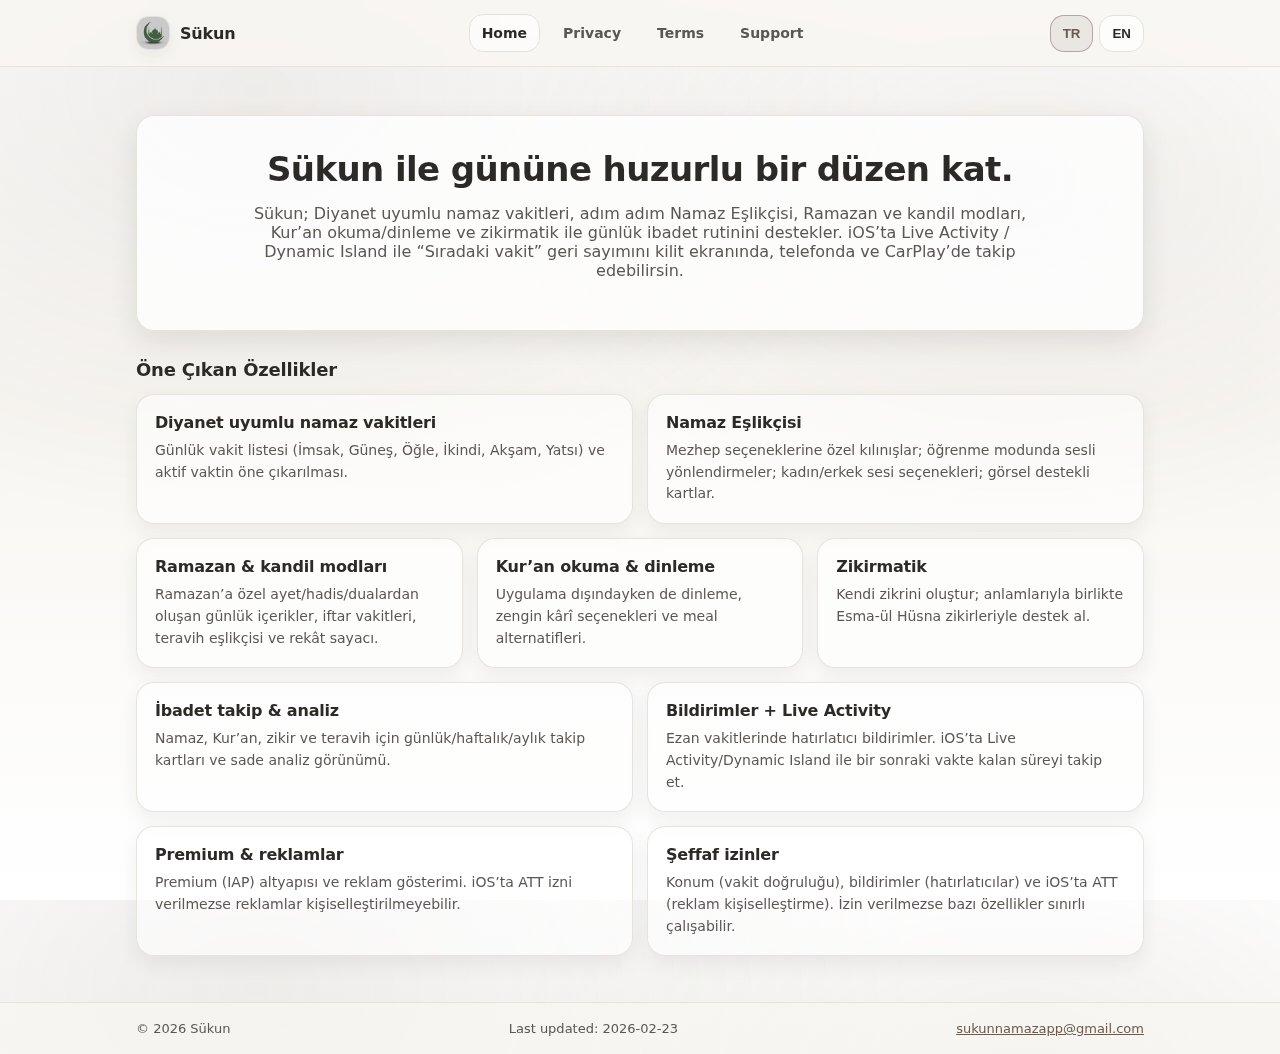
<file: index.html>
<!doctype html>
<html lang="tr" data-lang="tr">
<head>
  <meta charset="utf-8" />
  <meta name="viewport" content="width=device-width, initial-scale=1" />
  <title>Sükun — Namaz odaklı yardımcı</title>
  <meta name="description" content="Sükun; Diyanet uyumlu namaz vakitleri, adım adım Namaz Eşlikçisi, Ramazan/Kandil modları, Kur’an okuma-dinleme, zikirmatik, takip ve iOS Live Activity ile günlük ibadet rutinini destekleyen sakin bir uygulamadır." />
  <meta property="og:title" content="Sükun" />
  <meta property="og:description" content="Namaz odaklı yardımcı uygulama." />
  <meta property="og:type" content="website" />
  <meta property="og:url" content="https://YOUR_GITHUB_PAGES_URL/index.html" />
  <link rel="stylesheet" href="assets/styles.css" />
</head>
<body>
  <header class="navbar">
    <div class="container">
      <div class="navbar-inner">
        <a class="brand" href="index.html">
          <img class="brand-logo" src="assets/logo.png" alt="Sükun logo" width="34" height="34" />
          <span class="brand-title">Sükun</span>
        </a>
        <nav class="navlinks" aria-label="Primary">
          <a href="index.html">Home</a>
          <a href="privacy.html">Privacy</a>
          <a href="terms.html">Terms</a>
          <a href="support.html">Support</a>
        </nav>
        <div class="lang" aria-label="Language">
          <button type="button" data-lang-btn="tr" aria-pressed="true">TR</button>
          <button type="button" data-lang-btn="en" aria-pressed="false">EN</button>
        </div>
      </div>
    </div>
  </header>

  <main>
    <div class="container">
      <section class="hero">
        <div class="lang-block" data-lang="tr">
          <h1>Sükun ile gününe huzurlu bir düzen kat.</h1>
          <p>
            Sükun; Diyanet uyumlu namaz vakitleri, adım adım Namaz Eşlikçisi, Ramazan ve kandil modları,
            Kur’an okuma/dinleme ve zikirmatik ile günlük ibadet rutinini destekler.
            iOS’ta Live Activity / Dynamic Island ile “Sıradaki vakit” geri sayımını kilit ekranında, telefonda ve CarPlay’de takip edebilirsin.
          </p>
        </div>

        <div class="lang-block" data-lang="en">
          
          <h1>Build a calmer daily rhythm with Sükun.</h1>
          <p>
            Sükun supports your daily worship routine with Diyanet-aligned prayer times, a step-by-step Prayer Companion,
            Ramadan & special days modes, Qur’an reading/listening, and dhikr tools.
            On iOS, Live Activities / Dynamic Island can show a “Next prayer” countdown on the Lock Screen and in CarPlay (when supported).
          </p>
        </div>

       
      </section>

      <h2 class="section-title">Öne Çıkan Özellikler</h2>
      <section class="grid" aria-label="Highlights">
        <article class="card span-6">
          <h3 class="lang-block" data-lang="tr">Diyanet uyumlu namaz vakitleri</h3>
          <h3 class="lang-block" data-lang="en">Diyanet-aligned prayer times</h3>
          <p class="lang-block" data-lang="tr">Günlük vakit listesi (İmsak, Güneş, Öğle, İkindi, Akşam, Yatsı) ve aktif vaktin öne çıkarılması.</p>
          <p class="lang-block" data-lang="en">Daily schedule (Fajr–Isha) with the current prayer highlighted.</p>
        </article>

        <article class="card span-6">
          <h3 class="lang-block" data-lang="tr">Namaz Eşlikçisi</h3>
          <h3 class="lang-block" data-lang="en">Prayer Companion</h3>
          <p class="lang-block" data-lang="tr">
            Mezhep seçeneklerine özel kılınışlar; öğrenme modunda sesli yönlendirmeler; kadın/erkek sesi seçenekleri; görsel destekli kartlar.
          </p>
          <p class="lang-block" data-lang="en">
            Madhhab-specific flows, voice guidance in learning mode, male/female voice options, and visual companion cards.
          </p>
        </article>

        <article class="card span-4">
          <h3 class="lang-block" data-lang="tr">Ramazan & kandil modları</h3>
          <h3 class="lang-block" data-lang="en">Ramadan & special days</h3>
          <p class="lang-block" data-lang="tr">Ramazan’a özel ayet/hadis/dualardan oluşan günlük içerikler, iftar vakitleri, teravih eşlikçisi ve rekât sayacı.</p>
          <p class="lang-block" data-lang="en">Daily Ramadan content, iftar times, Tarawih companion, and rak‘ah counter.</p>
        </article>

        <article class="card span-4">
          <h3 class="lang-block" data-lang="tr">Kur’an okuma & dinleme</h3>
          <h3 class="lang-block" data-lang="en">Qur’an reading & listening</h3>
          <p class="lang-block" data-lang="tr">Uygulama dışındayken de dinleme, zengin kârî seçenekleri ve meal alternatifleri.</p>
          <p class="lang-block" data-lang="en">Background listening, multiple reciters, and translation options.</p>
        </article>

        <article class="card span-4">
          <h3 class="lang-block" data-lang="tr">Zikirmatik</h3>
          <h3 class="lang-block" data-lang="en">Dhikr tools</h3>
          <p class="lang-block" data-lang="tr">Kendi zikrini oluştur; anlamlarıyla birlikte Esma-ül Hüsna zikirleriyle destek al.</p>
          <p class="lang-block" data-lang="en">Create your own dhikr and explore Asma’ul Husna with meanings.</p>
        </article>

        <article class="card span-6">
          <h3 class="lang-block" data-lang="tr">İbadet takip & analiz</h3>
          <h3 class="lang-block" data-lang="en">Tracking & insights</h3>
          <p class="lang-block" data-lang="tr">Namaz, Kur’an, zikir ve teravih için günlük/haftalık/aylık takip kartları ve sade analiz görünümü.</p>
          <p class="lang-block" data-lang="en">Simple cards and insights for prayer, Qur’an, dhikr, and Tarawih (daily/weekly/monthly).</p>
        </article>

        <article class="card span-6">
          <h3 class="lang-block" data-lang="tr">Bildirimler + Live Activity</h3>
          <h3 class="lang-block" data-lang="en">Reminders + Live Activities</h3>
          <p class="lang-block" data-lang="tr">
            Ezan vakitlerinde hatırlatıcı bildirimler. iOS’ta Live Activity/Dynamic Island ile bir sonraki vakte kalan süreyi takip et.
          </p>
          <p class="lang-block" data-lang="en">
            Prayer reminders via notifications. On iOS, track the next prayer countdown with Live Activities/Dynamic Island.
          </p>
        </article>

        <article class="card span-6">
          <h3 class="lang-block" data-lang="tr">Premium & reklamlar</h3>
          <h3 class="lang-block" data-lang="en">Premium & ads</h3>
          <p class="lang-block" data-lang="tr">Premium (IAP) altyapısı ve reklam gösterimi. iOS’ta ATT izni verilmezse reklamlar kişiselleştirilmeyebilir.</p>
          <p class="lang-block" data-lang="en">Premium (IAP) support and ads. If ATT is not granted on iOS, ads may not be personalized.</p>
        </article>

        <article class="card span-6">
          <h3 class="lang-block" data-lang="tr">Şeffaf izinler</h3>
          <h3 class="lang-block" data-lang="en">Transparent permissions</h3>
          <p class="lang-block" data-lang="tr">
            Konum (vakit doğruluğu), bildirimler (hatırlatıcılar) ve iOS’ta ATT (reklam kişiselleştirme). İzin verilmezse bazı özellikler sınırlı çalışabilir.
          </p>
          <p class="lang-block" data-lang="en">
            Location (accuracy), notifications (reminders), and ATT on iOS (ad personalization). Some features may be limited if permissions are not granted.
          </p>
        </article>
      </section>
    </div>
  </main>

  <footer class="footer">
    <div class="container">
      <div class="footer-inner">
        <div>© <span id="year"></span> Sükun</div>
        <div>
          Last updated:
          <time datetime="2026-02-23">2026-02-23</time>
        </div>
        <div>
          <a href="mailto:sukunnamazapp@gmail.com">sukunnamazapp@gmail.com</a>
        </div>
      </div>
    </div>
  </footer>

  <script src="assets/app.js" defer></script>
</body>
</html>
</file>
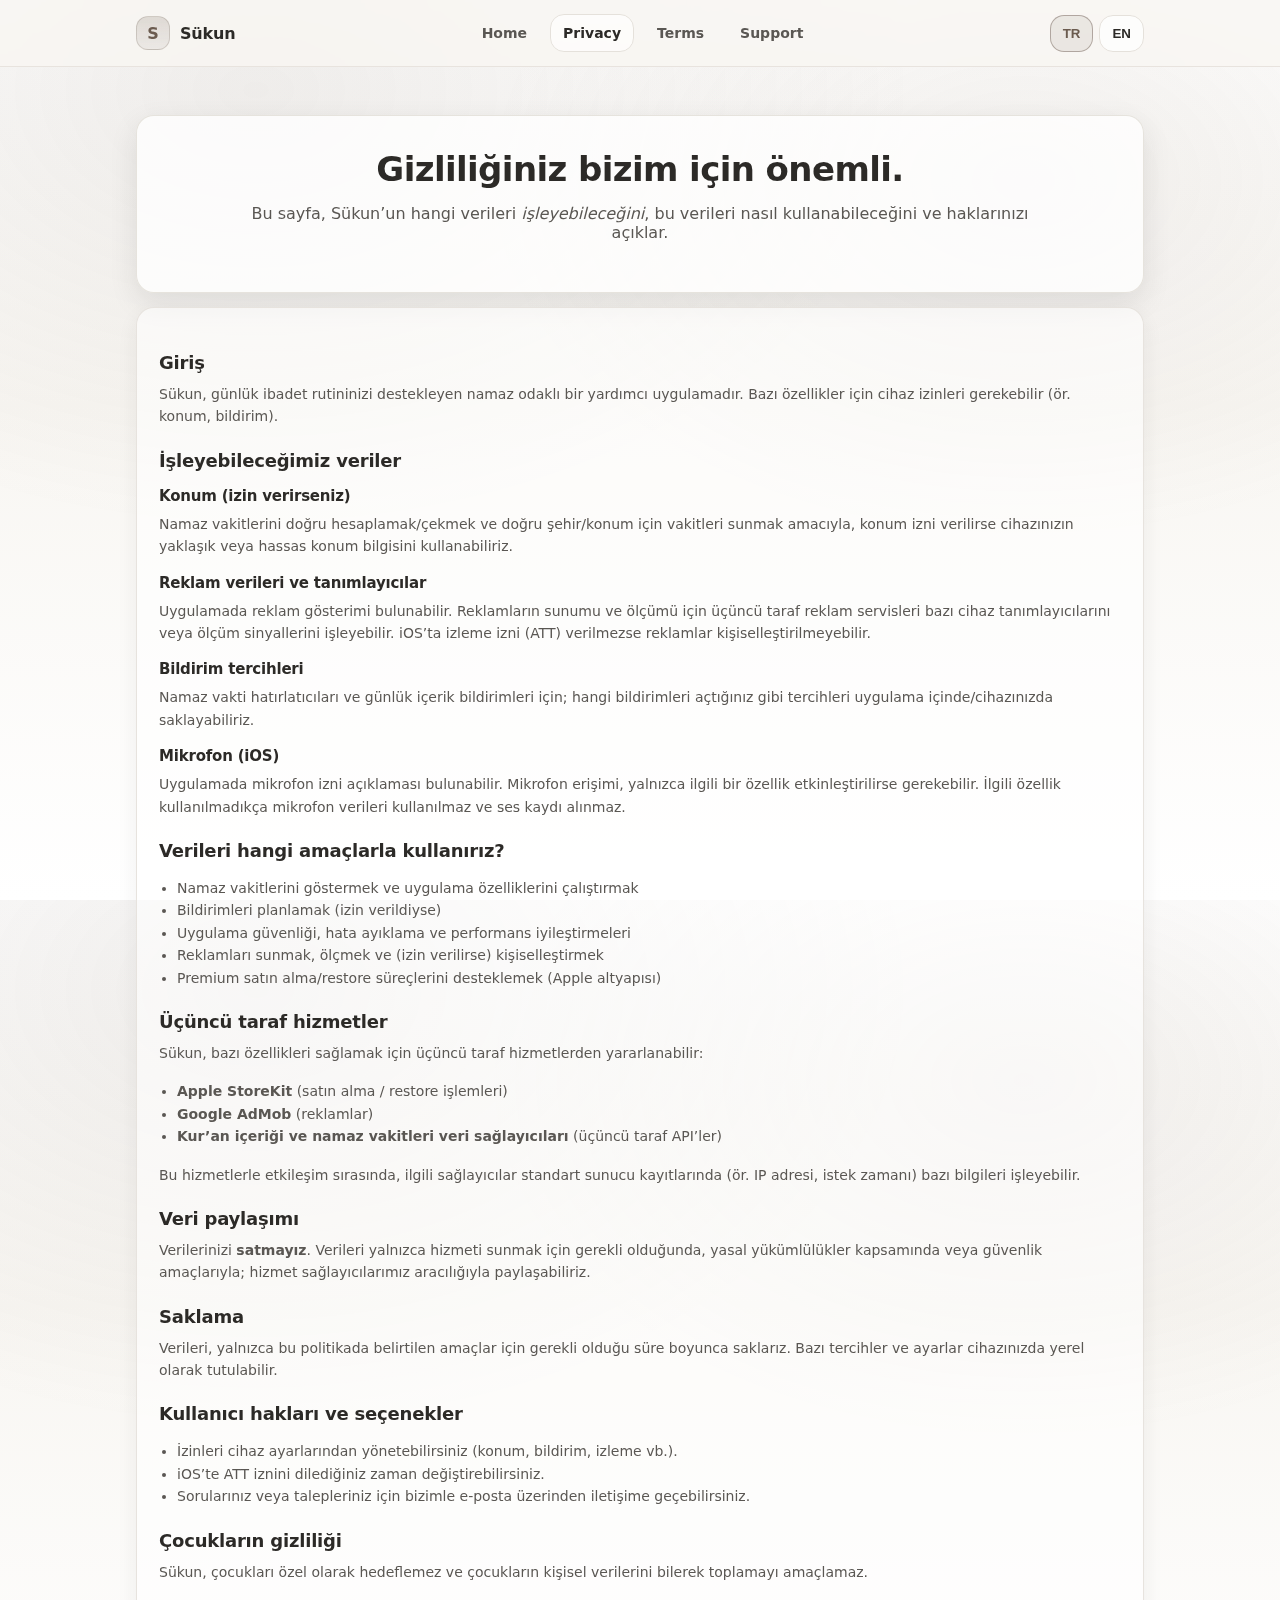
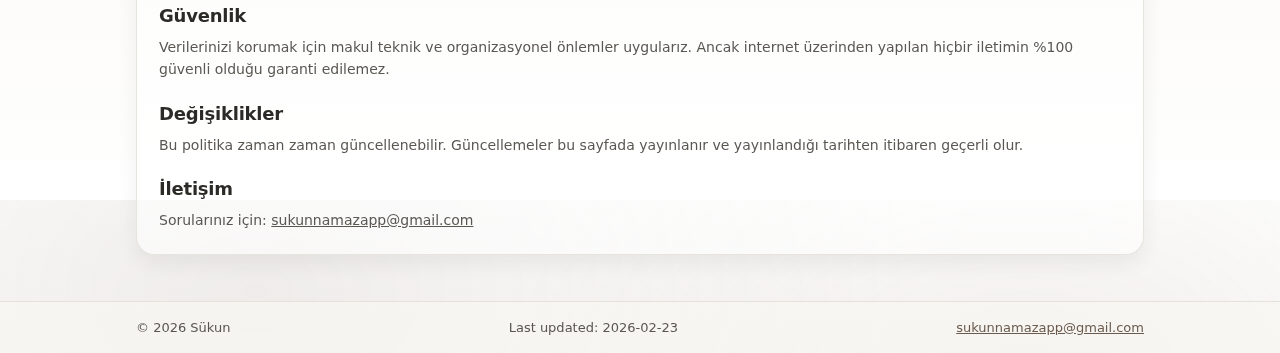
<file: privacy.html>
<!doctype html>
<html lang="tr" data-lang="tr">
<head>
  <meta charset="utf-8" />
  <meta name="viewport" content="width=device-width, initial-scale=1" />
  <title>Sükun — Privacy Policy</title>
  <meta name="description" content="Sükun Privacy Policy (TR/EN). What data we may process, how we use it, third-party services, retention, and your rights." />
  <meta property="og:title" content="Sükun — Privacy Policy" />
  <meta property="og:description" content="Privacy Policy (TR/EN)." />
  <meta property="og:type" content="website" />
  <meta property="og:url" content="https://YOUR_GITHUB_PAGES_URL/privacy.html" />
  <link rel="stylesheet" href="assets/styles.css" />
</head>
<body>
  <header class="navbar">
    <div class="container">
      <div class="navbar-inner">
        <a class="brand" href="index.html">
          <span class="brand-badge">S</span>
          <span class="brand-title">Sükun</span>
        </a>
        <nav class="navlinks" aria-label="Primary">
          <a href="index.html">Home</a>
          <a href="privacy.html">Privacy</a>
          <a href="terms.html">Terms</a>
          <a href="support.html">Support</a>
        </nav>
        <div class="lang" aria-label="Language">
          <button type="button" data-lang-btn="tr" aria-pressed="true">TR</button>
          <button type="button" data-lang-btn="en" aria-pressed="false">EN</button>
        </div>
      </div>
    </div>
  </header>

  <main>
    <div class="container">
      <section class="hero">
        <div class="lang-block" data-lang="tr">
          <h1>Gizliliğiniz bizim için önemli.</h1>
          <p>
            Bu sayfa, Sükun’un hangi verileri <em>işleyebileceğini</em>, bu verileri nasıl kullanabileceğini ve
            haklarınızı açıklar.
          </p>
        </div>
        <div class="lang-block" data-lang="en">
          
          <h1>Your privacy matters.</h1>
          <p>
            This page explains what data Sükun may <em>process</em>, how it may be used, and your rights.
          </p>
        </div>
      </section>

      <section class="card prose" style="margin-top:14px">
        <!-- TR -->
        <div class="lang-block" data-lang="tr">
          <h2>Giriş</h2>
          <p>
            Sükun, günlük ibadet rutininizi destekleyen namaz odaklı bir yardımcı uygulamadır.
            Bazı özellikler için cihaz izinleri gerekebilir (ör. konum, bildirim).
          </p>

          <h2>İşleyebileceğimiz veriler</h2>

          <h3>Konum (izin verirseniz)</h3>
          <p>
            Namaz vakitlerini doğru hesaplamak/çekmek ve doğru şehir/konum için vakitleri sunmak amacıyla,
            konum izni verilirse cihazınızın yaklaşık veya hassas konum bilgisini kullanabiliriz.
          </p>


          <h3>Reklam verileri ve tanımlayıcılar </h3>
          <p>
            Uygulamada reklam gösterimi bulunabilir. Reklamların sunumu ve ölçümü için üçüncü taraf reklam servisleri
            bazı cihaz tanımlayıcılarını veya ölçüm sinyallerini işleyebilir.
            iOS’ta izleme izni (ATT) verilmezse reklamlar kişiselleştirilmeyebilir.
          </p>

          <h3>Bildirim tercihleri</h3>
          <p>
            Namaz vakti hatırlatıcıları ve günlük içerik bildirimleri için; hangi bildirimleri açtığınız gibi tercihleri
            uygulama içinde/cihazınızda saklayabiliriz.
          </p>

          <h3>Mikrofon (iOS)</h3>
          <p>
            Uygulamada mikrofon izni açıklaması bulunabilir. Mikrofon erişimi, yalnızca ilgili bir özellik etkinleştirilirse
            gerekebilir. İlgili özellik kullanılmadıkça mikrofon verileri kullanılmaz ve ses kaydı alınmaz.
          </p>

          <h2>Verileri hangi amaçlarla kullanırız?</h2>
          <ul>
            <li>Namaz vakitlerini göstermek ve uygulama özelliklerini çalıştırmak</li>
            <li>Bildirimleri planlamak (izin verildiyse)</li>
            <li>Uygulama güvenliği, hata ayıklama ve performans iyileştirmeleri</li>
            <li>Reklamları sunmak, ölçmek ve (izin verilirse) kişiselleştirmek</li>
            <li>Premium satın alma/restore süreçlerini desteklemek (Apple altyapısı)</li>
          </ul>

          <h2>Üçüncü taraf hizmetler</h2>
          <p>Sükun, bazı özellikleri sağlamak için üçüncü taraf hizmetlerden yararlanabilir:</p>
          <ul>
            <li><strong>Apple StoreKit</strong> (satın alma / restore işlemleri)</li>
            <li><strong>Google AdMob</strong> (reklamlar)</li>
            <li><strong>Kur’an içeriği ve namaz vakitleri veri sağlayıcıları</strong> (üçüncü taraf API’ler)</li>
          </ul>
          <p>
            Bu hizmetlerle etkileşim sırasında, ilgili sağlayıcılar standart sunucu kayıtlarında
            (ör. IP adresi, istek zamanı) bazı bilgileri işleyebilir.
          </p>

          <h2>Veri paylaşımı</h2>
          <p>
            Verilerinizi <strong>satmayız</strong>. Verileri yalnızca hizmeti sunmak için gerekli olduğunda, yasal yükümlülükler kapsamında
            veya güvenlik amaçlarıyla; hizmet sağlayıcılarımız aracılığıyla paylaşabiliriz.
          </p>

          <h2>Saklama</h2>
          <p>
            Verileri, yalnızca bu politikada belirtilen amaçlar için gerekli olduğu süre boyunca saklarız.
            Bazı tercihler ve ayarlar cihazınızda yerel olarak tutulabilir.
          </p>

          <h2>Kullanıcı hakları ve seçenekler</h2>
          <ul>
            <li>İzinleri cihaz ayarlarından yönetebilirsiniz (konum, bildirim, izleme vb.).</li>
            <li>iOS’te ATT iznini dilediğiniz zaman değiştirebilirsiniz.</li>
            <li>Sorularınız veya talepleriniz için bizimle e-posta üzerinden iletişime geçebilirsiniz.</li>
          </ul>

          <h2>Çocukların gizliliği</h2>
          <p>
            Sükun, çocukları özel olarak hedeflemez ve çocukların kişisel verilerini bilerek toplamayı amaçlamaz.
          </p>

          <h2>Güvenlik</h2>
          <p>
            Verilerinizi korumak için makul teknik ve organizasyonel önlemler uygularız. Ancak internet üzerinden yapılan
            hiçbir iletimin %100 güvenli olduğu garanti edilemez.
          </p>

          <h2>Değişiklikler</h2>
          <p>
            Bu politika zaman zaman güncellenebilir. Güncellemeler bu sayfada yayınlanır ve yayınlandığı tarihten itibaren geçerli olur.
          </p>

          <h2>İletişim</h2>
          <p>
            Sorularınız için: <a href="mailto:sukunnamazapp@gmail.com">sukunnamazapp@gmail.com</a>
          </p>
        </div>

        <!-- EN -->
        <div class="lang-block" data-lang="en">
          <h2>Introduction</h2>
          <p>
            Sükun is a prayer-focused companion app. Some features may require device permissions (e.g., location, notifications).
          </p>

          <h2>Data We May Process</h2>

          <h3>Location (if you allow)</h3>
          <p>
            If you grant location permission, we may use your approximate or precise location to calculate/fetch accurate prayer times.
          </p>

         

          <h3>Advertising data & identifiers</h3>
          <p>
            The app may display ads. Third-party ad services may process device identifiers or measurement signals to serve and measure ads.
            On iOS, if App Tracking Transparency (ATT) is not granted, ads may not be personalized.
          </p>

          <h3>Notification preferences</h3>
          <p>
            We may store your reminder preferences (e.g., which notifications you enable) in the app/on your device.
          </p>

          <h3>Microphone (iOS)</h3>
          <p>
            The app may include a microphone permission description. Microphone access may only be required if a related feature is enabled.
            No audio is recorded or used unless that feature is active.
          </p>

          <h2>How We Use Data</h2>
          <ul>
            <li>To provide prayer times and core features</li>
            <li>To schedule reminders (if allowed)</li>
            <li>To improve security, performance, and troubleshoot issues</li>
            <li>(If applicable) to serve, measure, and (if permitted) personalize ads</li>
            <li>To support premium purchase/restore flows (Apple infrastructure)</li>
          </ul>

          <h2>Third-Party Services</h2>
          <p>Sükun may use third-party services such as:</p>
          <ul>
            <li><strong>Apple StoreKit</strong> (purchases / restore)</li>
            <li><strong>Google AdMob</strong> (ads)</li>
            <li><strong>Qur’an content and prayer time data providers</strong> (third-party APIs)</li>
          </ul>
          <p>
            When communicating with these services, standard server logs (e.g., IP address, timestamp) may be processed by the providers.
          </p>

          <h2>Data Sharing</h2>
          <p>
            We do <strong>not</strong> sell your data. We may share data only when necessary to provide the service, comply with legal obligations,
            or protect security, including through our service providers.
          </p>

          <h2>Data Retention</h2>
          <p>
            Data is retained only as long as necessary for the purposes described above. Some settings may be stored locally on your device.
          </p>

          <h2>Your Choices & Rights</h2>
          <ul>
            <li>You can manage permissions via your device settings (location, notifications, tracking, etc.).</li>
            <li>On iOS, you can change ATT permission at any time.</li>
            <li>You can contact us via email for questions or requests.</li>
          </ul>

          <h2>Children’s Privacy</h2>
          <p>
            Sükun does not specifically target children and does not knowingly collect children’s personal data.
          </p>

          <h2>Security</h2>
          <p>
            We apply reasonable safeguards to protect data. However, no method of transmission over the internet is 100% secure.
          </p>

          <h2>Changes</h2>
          <p>
            We may update this policy from time to time. Updates will be posted on this page and are effective when posted.
          </p>

          <h2>Contact</h2>
          <p>
            For questions: <a href="mailto:sukunnamazapp@gmail.com">sukunnamazapp@gmail.com</a>
          </p>
        </div>
      </section>
    </div>
  </main>

  <footer class="footer">
    <div class="container">
      <div class="footer-inner">
        <div>© <span id="year"></span> Sükun</div>
        <div>
          Last updated:
          <time datetime="2026-02-23">2026-02-23</time>
        </div>
        <div>
          <a href="mailto:sukunnamazapp@gmail.com">sukunnamazapp@gmail.com</a>
        </div>
      </div>
    </div>
  </footer>

  <script src="assets/app.js" defer></script>
</body>
</html>
</file>
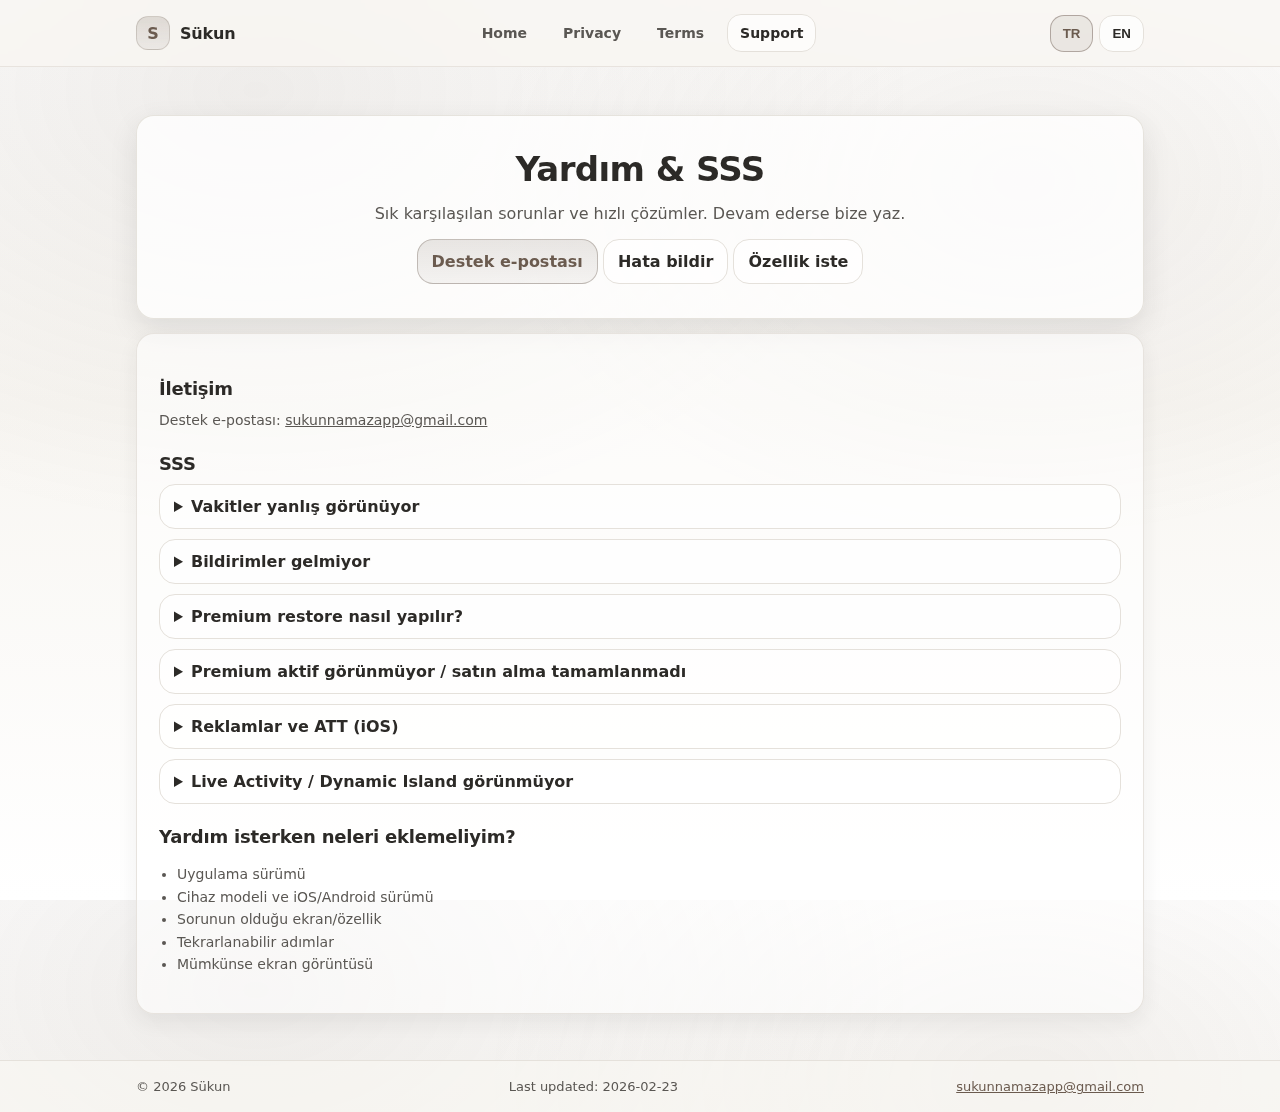
<file: support.html>
<!doctype html>
<html lang="tr" data-lang="tr">
<head>
  <meta charset="utf-8" />
  <meta name="viewport" content="width=device-width, initial-scale=1" />
  <title>Sükun — Support</title>
  <meta name="description" content="Sükun Support (TR/EN). FAQ, troubleshooting, and contact." />
  <meta property="og:title" content="Sükun — Support" />
  <meta property="og:description" content="Support & FAQ (TR/EN)." />
  <meta property="og:type" content="website" />
  <meta property="og:url" content="https://YOUR_GITHUB_PAGES_URL/support.html" />
  <link rel="stylesheet" href="assets/styles.css" />
</head>
<body>
  <header class="navbar">
    <div class="container">
      <div class="navbar-inner">
        <a class="brand" href="index.html">
          <span class="brand-badge">S</span>
          <span class="brand-title">Sükun</span>
        </a>
        <nav class="navlinks" aria-label="Primary">
          <a href="index.html">Home</a>
          <a href="privacy.html">Privacy</a>
          <a href="terms.html">Terms</a>
          <a href="support.html">Support</a>
        </nav>
        <div class="lang" aria-label="Language">
          <button type="button" data-lang-btn="tr" aria-pressed="true">TR</button>
          <button type="button" data-lang-btn="en" aria-pressed="false">EN</button>
        </div>
      </div>
    </div>
  </header>

  <main>
    <div class="container">
      <section class="hero">
        <div class="lang-block" data-lang="tr">
          <h1>Yardım & SSS</h1>
          <p>Sık karşılaşılan sorunlar ve hızlı çözümler. Devam ederse bize yaz.</p>
        </div>
        <div class="lang-block" data-lang="en">
          <h1>Help & FAQ</h1>
          <p>Common issues and quick fixes. If you still need help, contact us.</p>
        </div>
        <div class="actions">
  <!-- TR buttons -->
  <div class="lang-block" data-lang="tr">
    <a class="btn primary"
       href="mailto:sukunnamazapp@gmail.com?subject=S%C3%BCkun%20%E2%80%93%20Destek&body=Merhaba%2C%0A%0A">
      Destek e-postası
    </a>
    <a class="btn"
       href="mailto:sukunnamazapp@gmail.com?subject=S%C3%BCkun%20%E2%80%93%20Hata%20Bildirimi&body=Merhaba%2C%0A%0AUygulama%20s%C3%BCr%C3%BCm%C3%BC%3A%0ACihaz%3A%0A%C4%B0%C5%9Fletim%20sistemi%20s%C3%BCr%C3%BCm%C3%BC%3A%0AAd%C4%B1mlar%3A%0ABeklenen%3A%0AGer%C3%A7ekle%C5%9Fen%3A%0A%0A">
      Hata bildir
    </a>
    <a class="btn"
       href="mailto:sukunnamazapp@gmail.com?subject=S%C3%BCkun%20%E2%80%93%20%C3%96zellik%20%C4%B0ste%C4%9Fi&body=Merhaba%2C%0A%0A%C3%96nerim%3A%0A%0A">
      Özellik iste
    </a>
  </div>

  <!-- EN buttons -->
  <div class="lang-block" data-lang="en">
    <a class="btn primary"
       href="mailto:sukunnamazapp@gmail.com?subject=S%C3%BCkun%20%E2%80%93%20Support&body=Hello%2C%0A%0A">
      Email Support
    </a>
    <a class="btn"
       href="mailto:sukunnamazapp@gmail.com?subject=S%C3%BCkun%20%E2%80%93%20Bug%20Report&body=Hello%2C%0A%0AApp%20version%3A%0ADevice%3A%0AOS%20version%3A%0ASteps%20to%20reproduce%3A%0AExpected%3A%0AActual%3A%0A%0A">
      Report a bug
    </a>
    <a class="btn"
       href="mailto:sukunnamazapp@gmail.com?subject=S%C3%BCkun%20%E2%80%93%20Feature%20Request&body=Hello%2C%0A%0ASuggestion%3A%0A%0A">
      Request a feature
    </a>
  </div>
</div>

       
      </section>

      <section class="card prose" style="margin-top:14px">
        <!-- TR -->
        <div class="lang-block" data-lang="tr">
          <h2>İletişim</h2>
          <p>Destek e-postası: <a href="mailto:sukunnamazapp@gmail.com">sukunnamazapp@gmail.com</a></p>

          <h2>SSS</h2>
          <div class="faq" role="region" aria-label="SSS">
            <details>
              <summary>Vakitler yanlış görünüyor</summary>
              <p>
                Konum izninin açık olduğundan emin ol ve cihazının tarih/saat ayarlarını kontrol et.
                Konum izni yoksa bulunduğun konuma göre vakitler hesaplanamayabilir.
              </p>
              <ul>
                <li>iOS: Ayarlar → Gizlilik ve Güvenlik → Konum Servisleri → Sükun</li>
                <li>Android: Ayarlar → Uygulamalar → Sükun → İzinler → Konum</li>
              </ul>
            </details>

            <details>
              <summary>Bildirimler gelmiyor</summary>
              <p>
                Bildirim iznini kontrol et. Ayrıca “Odak” (iOS) veya “Pil optimizasyonu” (Android) bildirimleri kısıtlayabilir.
              </p>
              <ul>
                <li>iOS: Ayarlar → Bildirimler → Sükun</li>
                <li>Android: Ayarlar → Uygulamalar → Sükun → Bildirimler (ve Pil optimizasyonu istisnası)</li>
              </ul>
            </details>

            <details>
              <summary>Premium restore nasıl yapılır?</summary>
              <p>
                Premium ekranında “Restore Purchases / Satın alımları geri yükle” seçeneğini kullan.
                Aynı Apple ID ile giriş yaptığından emin ol.
              </p>
            </details>

            <details>
              <summary>Premium aktif görünmüyor / satın alma tamamlanmadı</summary>
              <p>
                İnternet bağlantını kontrol et. Uygulamayı kapatıp yeniden açmayı dene ve ardından “Restore Purchases” kullan.
                Sorun sürerse destek e-postasına “Apple ID ile restore denedim” notunu ekleyerek yaz.
              </p>
            </details>

            <details>
              <summary>Reklamlar ve ATT (iOS)</summary>
              <p>
                iOS’ta izleme izni (ATT) verilmezse reklamlar kişiselleştirilmez. Uygulama çalışmaya devam eder.
                Ayarı değiştirmek için: Ayarlar → Gizlilik ve Güvenlik → İzleme.
              </p>
            </details>

            <details>
              <summary>Live Activity / Dynamic Island görünmüyor</summary>
              <p>
                Cihazının Live Activity desteklediğinden emin ol. iOS ayarlarında Canlı Etkinlikler kapalı olabilir.
              </p>
              <ul>
                <li>iOS: Ayarlar → Sükun → Canlı Etkinlikler (varsa)</li>
                <li>iOS: Ayarlar → Bildirimler → Sükun → Canlı Etkinlikler</li>
              </ul>
            </details>

            
          </div>

          <h2>Yardım isterken neleri eklemeliyim?</h2>
          <ul>
            <li>Uygulama sürümü</li>
            <li>Cihaz modeli ve iOS/Android sürümü</li>
            <li>Sorunun olduğu ekran/özellik</li>
            <li>Tekrarlanabilir adımlar</li>
            <li>Mümkünse ekran görüntüsü</li>
          </ul>
        </div>

        <!-- EN -->
        <div class="lang-block" data-lang="en">
          <h2>Contact</h2>
          <p>Support email: <a href="mailto:sukunnamazapp@gmail.com">sukunnamazapp@gmail.com</a></p>

          <h2>FAQ</h2>
          <div class="faq" role="region" aria-label="FAQ">
            <details>
              <summary>Prayer times look incorrect</summary>
              <p>
                Make sure location permission is enabled and your device date/time settings are correct.
                Without location permission, times may not match your current area.
              </p>
              <ul>
                <li>iOS: Settings → Privacy &amp; Security → Location Services → Sükun</li>
                <li>Android: Settings → Apps → Sükun → Permissions → Location</li>
              </ul>
            </details>

            <details>
              <summary>Notifications are not delivered</summary>
              <p>
                Check notification permission. Focus modes (iOS) or battery optimizations (Android) may also limit delivery.
              </p>
              <ul>
                <li>iOS: Settings → Notifications → Sükun</li>
                <li>Android: Settings → Apps → Sükun → Notifications (and battery optimization exceptions)</li>
              </ul>
            </details>

            <details>
              <summary>How do I restore premium?</summary>
              <p>
                Use “Restore Purchases” in the premium screen and confirm you are signed in with the same Apple ID.
              </p>
            </details>

            <details>
              <summary>Premium not active / purchase didn’t complete</summary>
              <p>
                Check your internet connection, restart the app, then try “Restore Purchases”.
                If the issue persists, email support and mention you already tried restore.
              </p>
            </details>

            <details>
              <summary>Ads &amp; ATT (iOS)</summary>
              <p>
                If ATT is not granted, ads may not be personalized. The app still works.
                You can change this in: Settings → Privacy &amp; Security → Tracking.
              </p>
            </details>

            <details>
              <summary>Live Activity / Dynamic Island not showing</summary>
              <p>
                Ensure your device supports Live Activities and that Live Activities are enabled in iOS settings.
              </p>
              <ul>
                <li>iOS: Settings → Sükun → Live Activities (if available)</li>
                <li>iOS: Settings → Notifications → Sükun → Live Activities</li>
              </ul>
            </details>

            
          </div>

          <h2>What should I include in a support request?</h2>
          <ul>
            <li>App version</li>
            <li>Device model and iOS/Android version</li>
            <li>Feature/screen where it happens</li>
            <li>Steps to reproduce</li>
            <li>Screenshots if possible</li>
          </ul>
        </div>
      </section>
    </div>
  </main>

  <footer class="footer">
    <div class="container">
      <div class="footer-inner">
        <div>© <span id="year"></span> Sükun</div>
        <div>
          Last updated:
          <time datetime="2026-02-23">2026-02-23</time>
        </div>
        <div>
          <a href="mailto:sukunnamazapp@gmail.com">sukunnamazapp@gmail.com</a>
        </div>
      </div>
    </div>
  </footer>

  <script src="assets/app.js" defer></script>
</body>
</html>
</file>
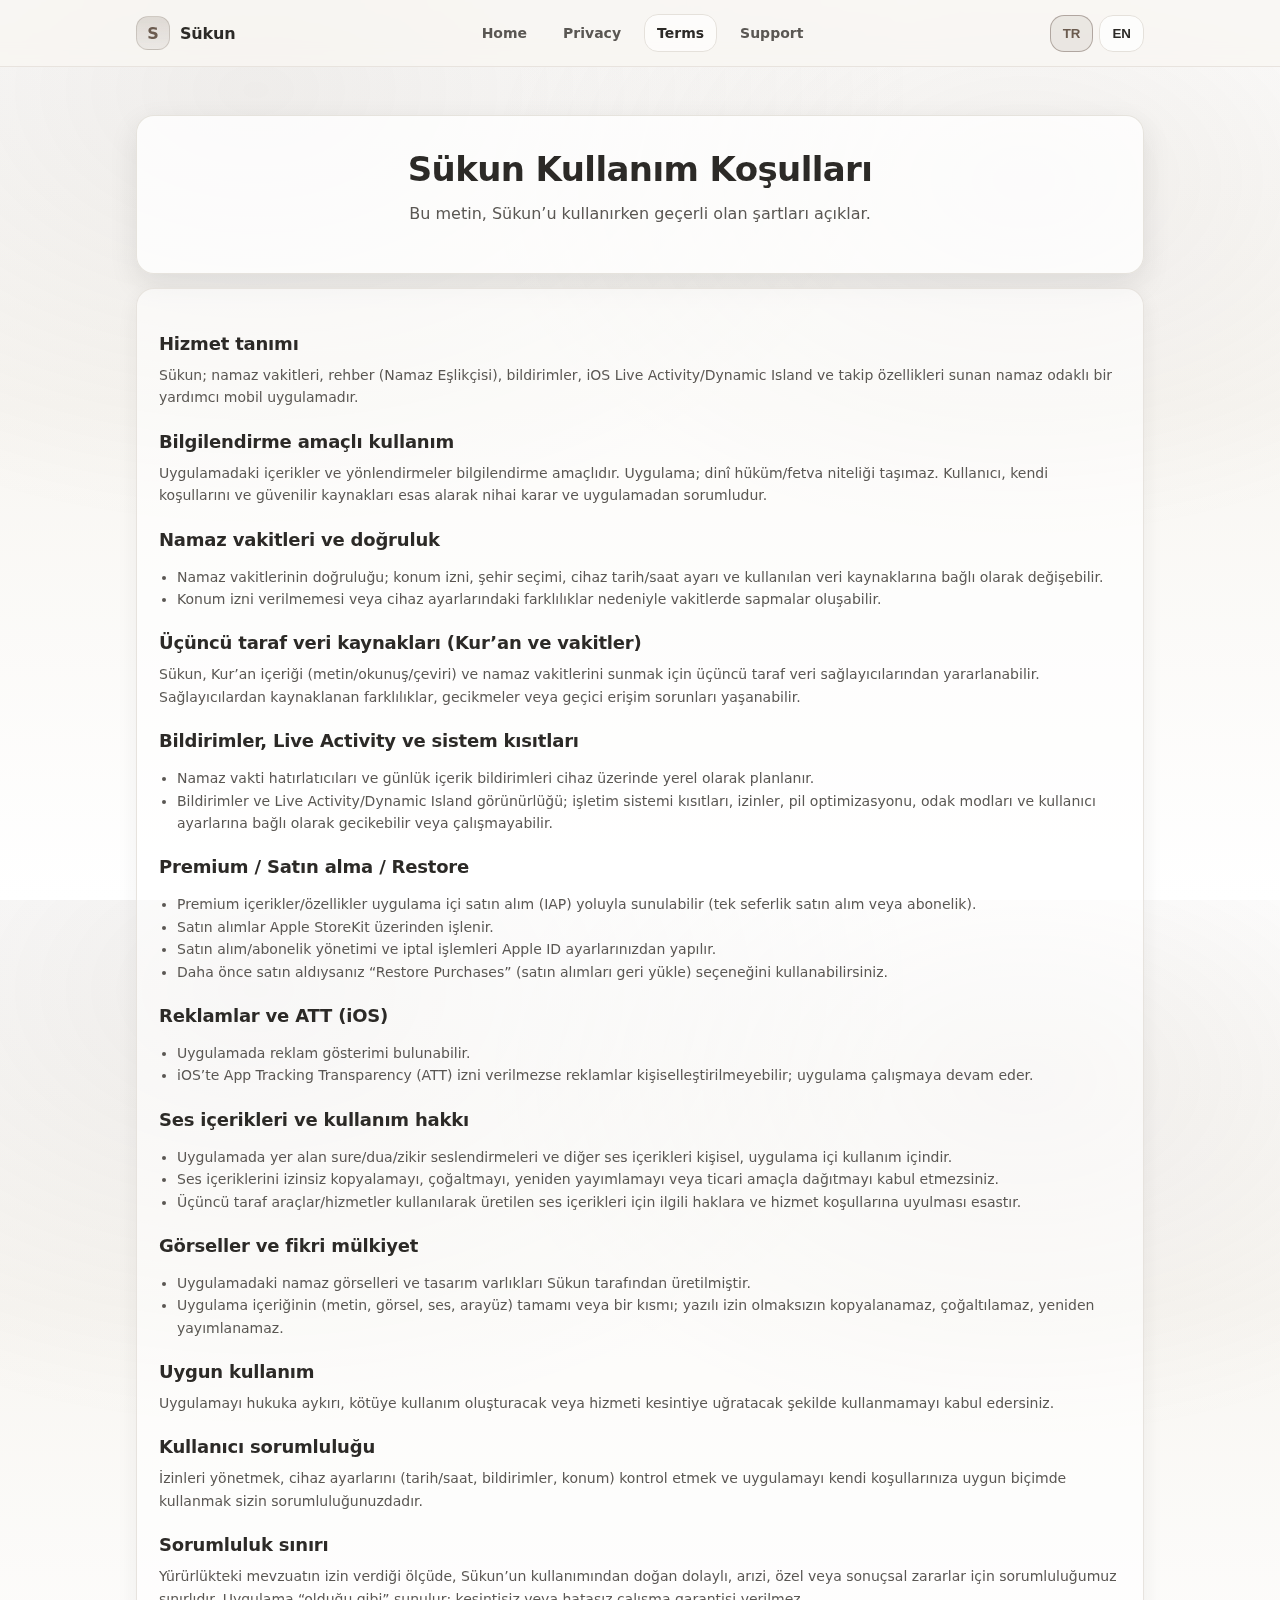
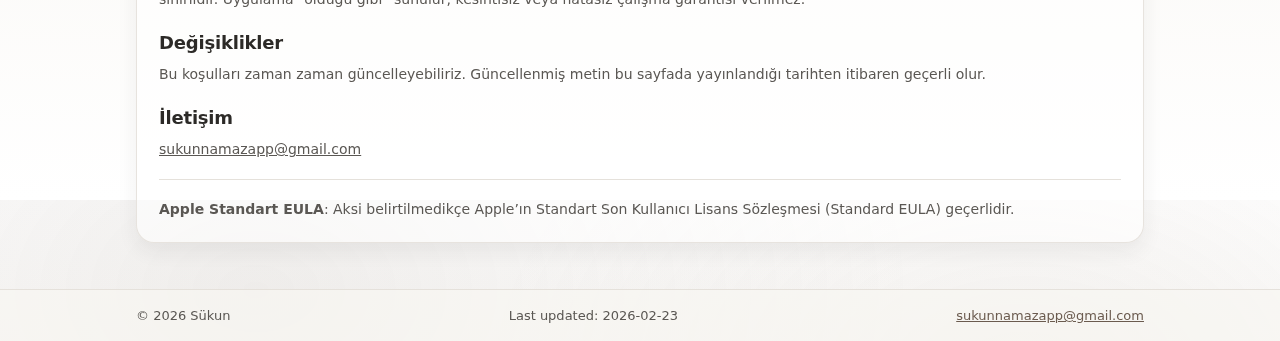
<file: terms.html>
<!doctype html>
<html lang="tr" data-lang="tr">
<head>
  <meta charset="utf-8" />
  <meta name="viewport" content="width=device-width, initial-scale=1" />
  <title>Sükun — Terms of Use</title>
  <meta name="description" content="Sükun Terms of Use (TR/EN). Service description, purchases, ads, disclaimers, and contact." />
  <meta property="og:title" content="Sükun — Terms of Use" />
  <meta property="og:description" content="Terms of Use (TR/EN)." />
  <meta property="og:type" content="website" />
  <meta property="og:url" content="https://YOUR_GITHUB_PAGES_URL/terms.html" />
  <link rel="stylesheet" href="assets/styles.css" />
</head>
<body>
  <header class="navbar">
    <div class="container">
      <div class="navbar-inner">
        <a class="brand" href="index.html">
          <span class="brand-badge">S</span>
          <span class="brand-title">Sükun</span>
        </a>
        <nav class="navlinks" aria-label="Primary">
          <a href="index.html">Home</a>
          <a href="privacy.html">Privacy</a>
          <a href="terms.html">Terms</a>
          <a href="support.html">Support</a>
        </nav>
        <div class="lang" aria-label="Language">
          <button type="button" data-lang-btn="tr" aria-pressed="true">TR</button>
          <button type="button" data-lang-btn="en" aria-pressed="false">EN</button>
        </div>
      </div>
    </div>
  </header>

  <main>
    <div class="container">
      <section class="hero">
        <div class="lang-block" data-lang="tr">
          <h1>Sükun Kullanım Koşulları</h1>
          <p>Bu metin, Sükun’u kullanırken geçerli olan şartları açıklar.</p>
        </div>
        <div class="lang-block" data-lang="en">
          <h1>Sükun Terms of Use</h1>
          <p>This document describes the terms that apply when using Sükun.</p>
        </div>
      </section>

      <section class="card prose" style="margin-top:14px">
        <!-- TR -->
        <div class="lang-block" data-lang="tr">
          <h2>Hizmet tanımı</h2>
          <p>
            Sükun; namaz vakitleri, rehber (Namaz Eşlikçisi), bildirimler, iOS Live Activity/Dynamic Island ve takip özellikleri sunan
            namaz odaklı bir yardımcı mobil uygulamadır.
          </p>

          <h2>Bilgilendirme amaçlı kullanım</h2>
          <p>
            Uygulamadaki içerikler ve yönlendirmeler bilgilendirme amaçlıdır. Uygulama; dinî hüküm/fetva niteliği taşımaz.
            Kullanıcı, kendi koşullarını ve güvenilir kaynakları esas alarak nihai karar ve uygulamadan sorumludur.
          </p>

          <h2>Namaz vakitleri ve doğruluk</h2>
          <ul>
            <li>Namaz vakitlerinin doğruluğu; konum izni, şehir seçimi, cihaz tarih/saat ayarı ve kullanılan veri kaynaklarına bağlı olarak değişebilir.</li>
            <li>Konum izni verilmemesi veya cihaz ayarlarındaki farklılıklar nedeniyle vakitlerde sapmalar oluşabilir.</li>
          </ul>

          <h2>Üçüncü taraf veri kaynakları (Kur’an ve vakitler)</h2>
          <p>
            Sükun, Kur’an içeriği (metin/okunuş/çeviri) ve namaz vakitlerini sunmak için üçüncü taraf veri sağlayıcılarından yararlanabilir.
            Sağlayıcılardan kaynaklanan farklılıklar, gecikmeler veya geçici erişim sorunları yaşanabilir.
          </p>

          <h2>Bildirimler, Live Activity ve sistem kısıtları</h2>
          <ul>
            <li>Namaz vakti hatırlatıcıları ve günlük içerik bildirimleri cihaz üzerinde yerel olarak planlanır.</li>
            <li>Bildirimler ve Live Activity/Dynamic Island görünürlüğü; işletim sistemi kısıtları, izinler, pil optimizasyonu, odak modları ve kullanıcı ayarlarına bağlı olarak gecikebilir veya çalışmayabilir.</li>
          </ul>

          <h2>Premium / Satın alma / Restore</h2>
          <ul>
            <li>Premium içerikler/özellikler uygulama içi satın alım (IAP) yoluyla sunulabilir (tek seferlik satın alım veya abonelik).</li>
            <li>Satın alımlar Apple StoreKit üzerinden işlenir.</li>
            <li>Satın alım/abonelik yönetimi ve iptal işlemleri Apple ID ayarlarınızdan yapılır.</li>
            <li>Daha önce satın aldıysanız “Restore Purchases” (satın alımları geri yükle) seçeneğini kullanabilirsiniz.</li>
          </ul>

          <h2>Reklamlar ve ATT (iOS)</h2>
          <ul>
            <li>Uygulamada reklam gösterimi bulunabilir.</li>
            <li>iOS’te App Tracking Transparency (ATT) izni verilmezse reklamlar kişiselleştirilmeyebilir; uygulama çalışmaya devam eder.</li>
          </ul>

          <h2>Ses içerikleri ve kullanım hakkı</h2>
          <ul>
            <li>Uygulamada yer alan sure/dua/zikir seslendirmeleri ve diğer ses içerikleri kişisel, uygulama içi kullanım içindir.</li>
            <li>Ses içeriklerini izinsiz kopyalamayı, çoğaltmayı, yeniden yayımlamayı veya ticari amaçla dağıtmayı kabul etmezsiniz.</li>
            <li>Üçüncü taraf araçlar/hizmetler kullanılarak üretilen ses içerikleri için ilgili haklara ve hizmet koşullarına uyulması esastır.</li>
          </ul>

          <h2>Görseller ve fikri mülkiyet</h2>
          <ul>
            <li>Uygulamadaki namaz görselleri ve tasarım varlıkları Sükun tarafından üretilmiştir.</li>
            <li>Uygulama içeriğinin (metin, görsel, ses, arayüz) tamamı veya bir kısmı; yazılı izin olmaksızın kopyalanamaz, çoğaltılamaz, yeniden yayımlanamaz.</li>
          </ul>

          <h2>Uygun kullanım</h2>
          <p>
            Uygulamayı hukuka aykırı, kötüye kullanım oluşturacak veya hizmeti kesintiye uğratacak şekilde kullanmamayı kabul edersiniz.
          </p>

          <h2>Kullanıcı sorumluluğu</h2>
          <p>
            İzinleri yönetmek, cihaz ayarlarını (tarih/saat, bildirimler, konum) kontrol etmek ve uygulamayı kendi koşullarınıza uygun biçimde
            kullanmak sizin sorumluluğunuzdadır.
          </p>

          <h2>Sorumluluk sınırı</h2>
          <p>
            Yürürlükteki mevzuatın izin verdiği ölçüde, Sükun’un kullanımından doğan dolaylı, arızi, özel veya sonuçsal zararlar için sorumluluğumuz sınırlıdır.
            Uygulama “olduğu gibi” sunulur; kesintisiz veya hatasız çalışma garantisi verilmez.
          </p>

          <h2>Değişiklikler</h2>
          <p>
            Bu koşulları zaman zaman güncelleyebiliriz. Güncellenmiş metin bu sayfada yayınlandığı tarihten itibaren geçerli olur.
          </p>

          <h2>İletişim</h2>
          <p>
            <a href="mailto:sukunnamazapp@gmail.com">sukunnamazapp@gmail.com</a>
          </p>

          <hr />
          <p><strong>Apple Standart EULA</strong>: Aksi belirtilmedikçe Apple’ın Standart Son Kullanıcı Lisans Sözleşmesi (Standard EULA) geçerlidir.</p>
        </div>

        <!-- EN -->
        <div class="lang-block" data-lang="en">
          <h2>Service Description</h2>
          <p>
            Sükun is a prayer-focused assistant app that provides prayer times, a guided Prayer Companion, reminders, iOS Live Activities/Dynamic Island,
            and tracking features.
          </p>

          <h2>Informational Use Only</h2>
          <p>
            Content and guidance in Sükun are provided for informational purposes only and do not constitute religious rulings.
            You remain responsible for your decisions and practices based on your circumstances and trusted sources.
          </p>

          <h2>Prayer Times & Accuracy</h2>
          <ul>
            <li>Prayer time accuracy may depend on location permission, city selection, device date/time settings, and the data sources used.</li>
            <li>If location permission is not granted or device settings are incorrect, displayed times may be inaccurate.</li>
          </ul>

          <h2>Third-Party Data Sources (Qur’an & Prayer Times)</h2>
          <p>
            Sükun may rely on third-party data providers to deliver Qur’an content (text/recitation/translation) and prayer times.
            Differences, delays, or temporary unavailability may occur due to these providers.
          </p>

          <h2>Notifications, Live Activities & System Limitations</h2>
          <ul>
            <li>Prayer reminders and daily content notifications are scheduled locally on your device.</li>
            <li>Notifications and Live Activities/Dynamic Island visibility/behavior may be delayed or unavailable due to OS limitations, permissions,
              battery optimizations, focus modes, and user settings.</li>
          </ul>

          <h2>Premium / Purchases / Restore</h2>
          <ul>
            <li>Premium features may be offered via in-app purchases (IAP), including one-time purchases or subscriptions.</li>
            <li>Purchases are processed through Apple StoreKit.</li>
            <li>Managing/canceling purchases or subscriptions is handled via your Apple ID settings.</li>
            <li>If you previously purchased premium features, you can use “Restore Purchases”.</li>
          </ul>

          <h2>Ads & Tracking (ATT)</h2>
          <ul>
            <li>The app may display ads.</li>
            <li>On iOS, if App Tracking Transparency (ATT) permission is not granted, ads may not be personalized; the app will continue to function.</li>
          </ul>

          <h2>Audio Content & License</h2>
          <ul>
            <li>Recitations/narrations (surah/dua/dhikr) and other audio content are intended for personal, in-app use.</li>
            <li>You agree not to copy, reproduce, redistribute, or commercially exploit audio content without permission.</li>
            <li>Where audio is generated using third-party tools/services, use remains subject to applicable rights and service terms.</li>
          </ul>

          <h2>Visuals & Intellectual Property</h2>
          <ul>
            <li>Prayer visuals and design assets in the app are created by Sükun (Procreate).</li>
            <li>App content (text, visuals, audio, UI) may not be copied, reproduced, or redistributed without prior written permission.</li>
          </ul>

          <h2>Acceptable Use</h2>
          <p>
            You agree not to misuse the app, violate laws, or interfere with the service.
          </p>

          <h2>User Responsibilities</h2>
          <p>
            You are responsible for managing permissions, checking device settings (date/time, notifications, location), and using the app in a way that fits your circumstances.
          </p>

          <h2>Limitation of Liability</h2>
          <p>
            To the fullest extent permitted by law, our liability for indirect, incidental, special, or consequential damages is limited.
            The app is provided “as is” without warranties of uninterrupted or error-free operation.
          </p>

          <h2>Changes</h2>
          <p>
            We may update these terms from time to time. Updates become effective when posted on this page.
          </p>

          <h2>Contact</h2>
          <p>
            <a href="mailto:sukunnamazapp@gmail.com">sukunnamazapp@gmail.com</a>
          </p>

          <hr />
          <p><strong>Apple Standard EULA</strong>: Apple Standard EULA applies unless stated otherwise.</p>
        </div>
      </section>
    </div>
  </main>

  <footer class="footer">
    <div class="container">
      <div class="footer-inner">
        <div>© <span id="year"></span> Sükun</div>
        <div>
          Last updated:
          <time datetime="2026-02-23">2026-02-23</time>
        </div>
        <div>
          <a href="mailto:sukunnamazapp@gmail.com">sukunnamazapp@gmail.com</a>
        </div>
      </div>
    </div>
  </footer>

  <script src="assets/app.js" defer></script>
</body>
</html>
</file>
<file: assets/styles.css>
/* =========================
   Sükun — Clean, tidy CSS
   ========================= */

/* Design tokens */
:root {
  --bg: #f8f6f2;
  --panel: rgba(255, 255, 255, 0.78);
  --panel-2: rgba(255, 255, 255, 0.58);

  --text: #2c2a27;
  --muted: #5a5753;

  --border: #e5e1db;
  --accent: #6b5b4f;
  --accent-2: #8b7a6b;

  --shadow: 0 10px 28px rgba(44, 42, 39, 0.10);
  --shadow-2: 0 8px 20px rgba(44, 42, 39, 0.07);

  --radius: 18px;
}

/* Base reset */
*,
*::before,
*::after {
  box-sizing: border-box;
}

html,
body {
  height: 100%;
}

body {
  margin: 0;
  font-family: ui-sans-serif, system-ui, -apple-system, BlinkMacSystemFont, "Segoe UI",
    Roboto, Helvetica, Arial;
  color: var(--text);
  background:
    radial-gradient(1200px 800px at 20% 10%, rgba(107, 91, 79, 0.10), transparent 55%),
    radial-gradient(900px 600px at 80% 20%, rgba(139, 122, 107, 0.10), transparent 60%),
    linear-gradient(180deg, #ffffff 0%, var(--bg) 45%, #ffffff 100%);
}

a {
  color: inherit;
}

/* Layout */
.container {
  width: 100%;
  max-width: 1040px;
  margin: 0 auto;
  padding: 0 16px;
}

main {
  padding: 34px 0 46px;
}

/* Navbar */
.navbar {
  position: sticky;
  top: 0;
  z-index: 50;
  backdrop-filter: saturate(1.2) blur(10px);
  background: rgba(248, 246, 242, 0.76);
  border-bottom: 1px solid rgba(229, 225, 219, 0.90);
}

.navbar-inner {
  display: flex;
  align-items: center;
  justify-content: space-between;
  gap: 14px;
  padding: 14px 0;
}

.brand {
  display: flex;
  align-items: center;
  gap: 10px;
  text-decoration: none;
}

.brand-badge {
  width: 34px;
  height: 34px;
  border-radius: 12px;
  background: linear-gradient(180deg, rgba(107, 91, 79, 0.18), rgba(107, 91, 79, 0.08));
  border: 1px solid rgba(107, 91, 79, 0.22);
  display: flex;
  align-items: center;
  justify-content: center;
  font-weight: 800;
  color: var(--accent);
}

.brand-title {
  font-weight: 800;
  letter-spacing: -0.2px;
}

.navlinks {
  display: flex;
  align-items: center;
  justify-content: center;
  gap: 10px;
  flex-wrap: wrap;
}

.navlinks a {
  text-decoration: none;
  padding: 10px 12px;
  border-radius: 14px;
  border: 1px solid transparent;
  color: var(--muted);
  font-weight: 650;
  font-size: 14px;
}

.navlinks a[aria-current="page"] {
  color: var(--text);
  background: rgba(255, 255, 255, 0.65);
  border-color: rgba(229, 225, 219, 1);
}

/* Language toggle */
.lang {
  display: flex;
  align-items: center;
  gap: 6px;
}

.lang button {
  border: 1px solid rgba(229, 225, 219, 1);
  background: rgba(255, 255, 255, 0.70);
  color: var(--text);
  padding: 10px 12px;
  border-radius: 14px;
  font-weight: 750;
  cursor: pointer;
}

.lang button[aria-pressed="true"] {
  border-color: rgba(107, 91, 79, 0.45);
  background: rgba(107, 91, 79, 0.10);
  color: var(--accent);
}

/* Hero */
.hero {
  text-align: center;
  margin-top: 14px;
  padding: 28px;
  border-radius: var(--radius);
  background: var(--panel);
  border: 1px solid rgba(229, 225, 219, 0.95);
  box-shadow: var(--shadow);
}

.hero h1 {
  text-align: center;
  margin: 0;
  font-size: 34px;
  line-height: 1.12;
  letter-spacing: -0.6px;
}

.hero p {
  margin-left: auto;
  margin-right: auto;
  max-width: 780px;
  color: var(--muted);
}

/* Badge */
.badge {
  display: inline-flex;
  align-items: center;
  gap: 8px;
  padding: 7px 10px;
  border-radius: 999px;
  border: 1px solid rgba(107, 91, 79, 0.25);
  background: rgba(107, 91, 79, 0.08);
  color: var(--accent);
  font-weight: 750;
  font-size: 12px;
}

/* Actions / Buttons */
.actions {
  justify-content: center;
  display: flex;
  gap: 10px;
  flex-wrap: wrap;
  margin-top: 16px;
}

.brand-logo{
  width:34px;
  height:34px;
  border-radius:12px;
  object-fit:contain;
  display:block;
  border:1px solid rgba(229,225,219,1);
  background:rgba(255,255,255,0.65);
  box-shadow:0 6px 16px rgba(44,42,39,0.06);
}

.btn {
  display: inline-flex;
  align-items: center;
  justify-content: center;
  gap: 10px;
  padding: 12px 14px;
  border-radius: 16px;
  border: 1px solid rgba(229, 225, 219, 1);
  background: rgba(255, 255, 255, 0.75);
  text-decoration: none;
  font-weight: 800;
  color: var(--text);
}

.btn.primary {
  border-color: rgba(107, 91, 79, 0.35);
  background: linear-gradient(180deg, rgba(107, 91, 79, 0.14), rgba(107, 91, 79, 0.06));
  color: var(--accent);
}

/* Grid / Cards */
.grid {
  display: grid;
  grid-template-columns: repeat(12, 1fr);
  gap: 14px;
  margin-top: 14px;
}

.card {
  grid-column: span 12;
  padding: 18px;
  border-radius: var(--radius);
  background: var(--panel-2);
  border: 1px solid rgba(229, 225, 219, 0.92);
  box-shadow: var(--shadow-2);
}

.card h3 {
  margin: 0;
  font-size: 16px;
  letter-spacing: -0.2px;
}

.card p {
  margin: 8px 0 0;
  font-size: 14px;
  line-height: 1.55;
  color: var(--muted);
}

.section-title {
  margin: 28px 0 10px;
  font-size: 18px;
  letter-spacing: -0.2px;
}

/* Prose blocks */
.prose {
  padding: 22px;
}

.prose h2 {
  margin: 22px 0 10px;
  font-size: 18px;
  letter-spacing: -0.2px;
}

.prose h3 {
  margin: 16px 0 8px;
  font-size: 15px;
}

.prose p,
.prose li {
  color: var(--muted);
  line-height: 1.6;
  font-size: 14px;
}

.prose ul {
  padding-left: 18px;
}

hr {
  border: none;
  border-top: 1px solid rgba(229, 225, 219, 1);
  margin: 18px 0;
}

/* FAQ */
.faq details {
  border: 1px solid rgba(229, 225, 219, 1);
  background: rgba(255, 255, 255, 0.65);
  border-radius: 16px;
  padding: 12px 14px;
  margin: 10px 0;
}

.faq summary {
  cursor: pointer;
  font-weight: 800;
  color: var(--text);
}

.faq p {
  margin: 10px 0 0;
}

/* Footer */
.footer {
  border-top: 1px solid rgba(229, 225, 219, 1);
  background: rgba(248, 246, 242, 0.70);
}

.footer-inner {
  padding: 18px 0;
  display: flex;
  flex-wrap: wrap;
  gap: 10px;
  align-items: center;
  justify-content: space-between;
  color: var(--muted);
  font-size: 13px;
}

.footer a {
  color: var(--accent);
}

/* Language blocks */
.lang-block {
  display: none;
}

html[data-lang="tr"] .lang-block[data-lang="tr"],
html[data-lang="en"] .lang-block[data-lang="en"] {
  display: block;
}

/* Responsive */
@media (min-width: 740px) {
  .card.span-6 { grid-column: span 6; }
  .card.span-4 { grid-column: span 4; }
  .hero { padding: 34px; }
}

/* Accessibility */
@media (prefers-reduced-motion: reduce) {
  * {
    scroll-behavior: auto !important;
    transition: none !important;
    animation: none !important;
  }
}

:focus-visible {
  outline: 3px solid rgba(107, 91, 79, 0.35);
  outline-offset: 2px;
}
</file>
